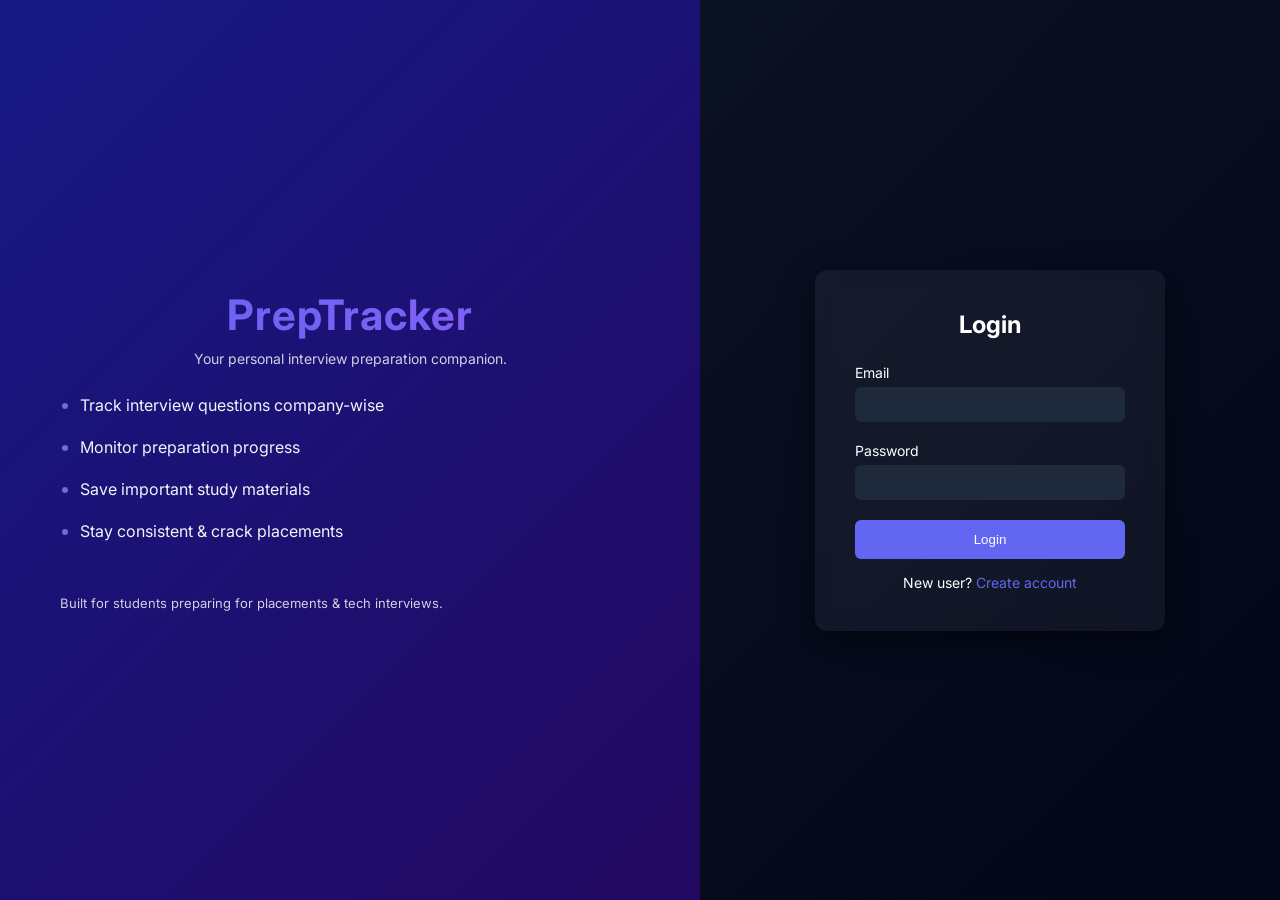
<file: preptracker-frontend/index.html>
<!DOCTYPE html>
<html>
<head>
    
    <title>PrepTracker - Interview Prep Manager</title>
    <link rel="stylesheet" href="css/style.css">
    <meta name="viewport" content="width=device-width, initial-scale=1.0">
</head>

<body class="login-body">

<div class="login-wrapper">

    <!-- LEFT SIDE INTRO -->
    <div class="login-left">
        <h1>PrepTracker</h1>
        
        <p class="tagline">
            Your personal interview preparation companion.
        </p>

        <ul class="features">
            <li>Track interview questions company-wise</li>
            <li>Monitor preparation progress</li>
            <li>Save important study materials</li>
            <li>Stay consistent & crack placements</li>
        </ul>

        <p class="small-note">
            Built for students preparing for placements & tech interviews.
        </p>
    </div>

    <!-- RIGHT SIDE LOGIN -->
    <div class="login-right">
        <div class="container">
            <h2>Login</h2>

            <form id="loginForm">
                <div class="form-group">
                    <label>Email</label>
                    <input type="email" id="loginEmail" required>
                </div>

                <div class="form-group">
                    <label>Password</label>
                    <input type="password" id="loginPassword" required>
                </div>

                <button type="submit">Login</button>
            </form>

            <div class="link">
                New user? <a href="register.html">Create account</a>
            </div>
        </div>
    </div>

</div>

<script src="js/utils.js"></script>
<script src="js/auth.js"></script>

</body>
</html>
</file>
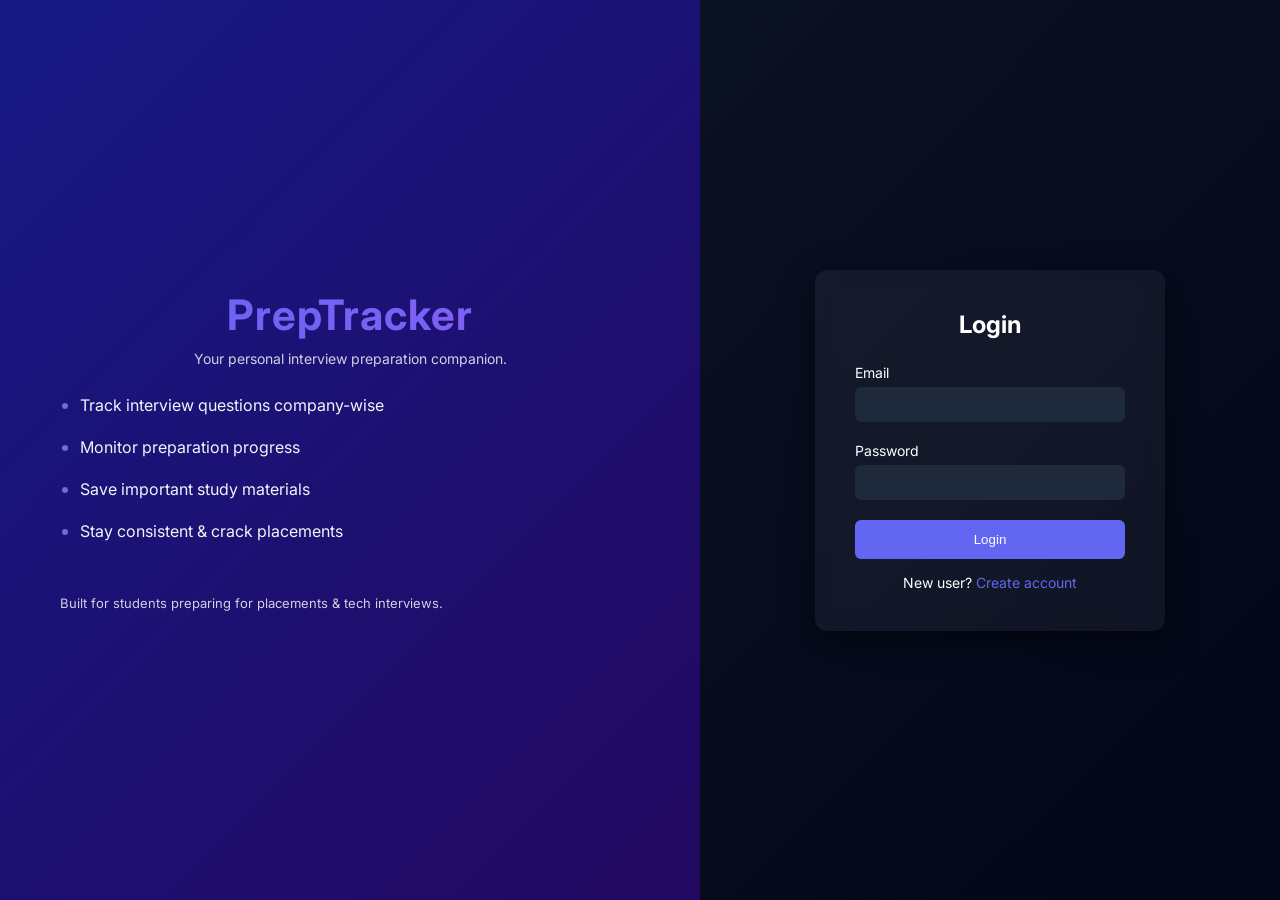
<file: preptracker-frontend/add-question.html>
<!DOCTYPE html>
<html>
<head>
    <title>Add Question - PrepTracker</title>
    <link rel="stylesheet" href="css/style.css">
    <meta name="viewport" content="width=device-width, initial-scale=1.0">

</head>

<body>

<!-- HEADER -->
<header class="main-header">
    <div class="logo-section">
        <img src="images/clg-logo.png" class="clg-logo">
        <h2>PrepTracker</h2>
    </div>

    <nav class="nav-links">
        <a href="dashboard.html">Dashboard</a>
        <a href="profile.html">Profile</a>
        <a href="materials.html">Materials</a>
        <button onclick="logout()">Logout</button>
    </nav>
</header>

<!-- PAGE -->
<div class="dashboard-container">

    <div class="top-bar">
        <h2>Add Interview Question</h2>
    </div>

    <div id="successMessage" class="success-message" style="display:none;">
        ✅ Question saved successfully!
    </div>

    <form id="questionForm" class="question-form">

        <div class="form-group">
            <label>Company</label>
            <input type="text" id="company" placeholder="Amazon, Google..." required>
        </div>

        <div class="form-group">
            <label>Subject</label>
            <select id="subject" required>
                <option value="">Select Subject</option>
                <option value="DSA">DSA</option>
                <option value="HR">HR</option>
                <option value="Web Development">Web Development</option>
                <option value="System Design">System Design</option>
            </select>
        </div>

        <div class="form-group">
            <label>Question</label>
            <input type="text" id="questionText" required>
        </div>

        <div class="form-group">
            <label>Difficulty</label>
            <select id="difficulty" required>
                <option value="">Select Difficulty</option>
                <option value="Easy">Easy</option>
                <option value="Medium">Medium</option>
                <option value="Hard">Hard</option>
            </select>
        </div>

        <button type="submit">Save Question</button>
    </form>

</div>

<!-- FOOTER -->
<footer class="footer">
    <p>© 2026 PrepTracker | All rights reserved. </p>
</footer>

<!-- JS -->
<script src="js/utils.js"></script>
<script src="js/addQuestion.js"></script>

</body>
</html>
</file>
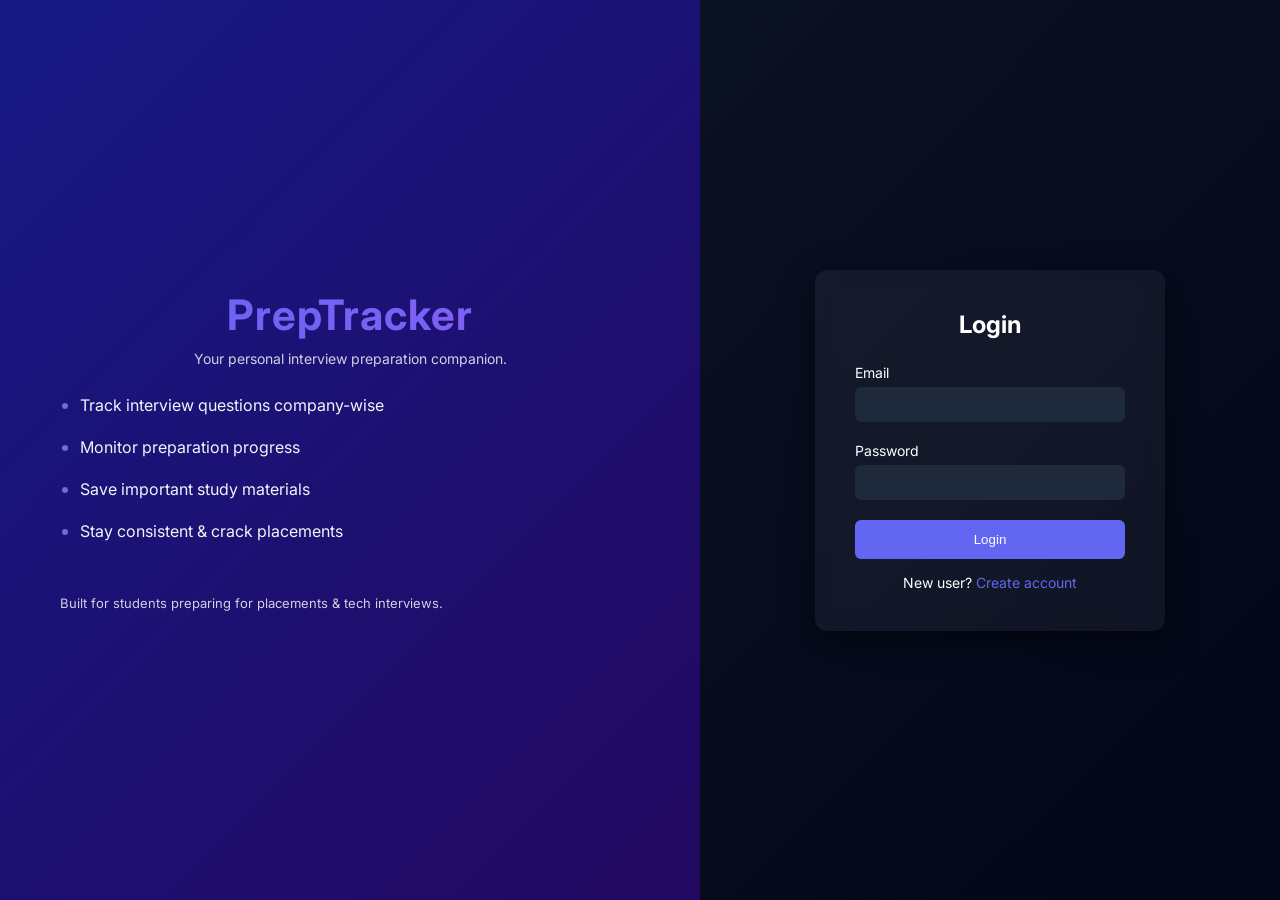
<file: preptracker-frontend/dashboard.html>
<!DOCTYPE html>
<html>
<head>
    <title>Dashboard - PrepTracker</title>
    <link rel="stylesheet" href="css/style.css">
    <meta name="viewport" content="width=device-width, initial-scale=1.0">
</head>

<body>

<!-- HEADER -->
<header class="main-header">
    <div class="logo-section">
        <img src="images/clg-logo.png" class="clg-logo">
        <h2>PrepTracker</h2>
    </div>

    <nav class="nav-links">
        <a href="dashboard.html">Dashboard</a>
        <a href="profile.html">Profile</a>
        <a href="materials.html">Materials</a>
        <button onclick="logout()">Logout</button>
    </nav>
</header>

<!-- DASHBOARD -->
<div class="dashboard-container">

    <!-- TOP -->
    <div class="top-bar">
        <h2 id="welcomeText">Welcome</h2>

        <a href="add-question.html">
            <button>Add Question</button>
        </a>
    </div>

    <!-- STATS -->
    <div class="stats">
        <div class="card">
            <h3>Total Questions</h3>
            <p id="totalCount">0</p>
        </div>

        <div class="card">
            <h3>Completed</h3>
            <p id="completedCount">0</p>
        </div>

        <div class="card">
            <h3>Pending</h3>
            <p id="pendingCount">0</p>
        </div>
    </div>

    <!-- PROGRESS -->
    <div class="progress-section">
        <h3>Progress</h3>
        <div class="progress-bar">
            <div id="progressFill"></div>
        </div>
        <p id="progressText">0%</p>
    </div>

    <!-- FILTER -->
    <div class="questions-section">
        <h3>Your Questions</h3>

        <div class="filter-section">
            <select id="filterCompany">
                <option value="">All Companies</option>
            </select>

            <select id="filterSubject">
                <option value="">All Subjects</option>
            </select>

            <select id="filterStatus">
                <option value="">All Status</option>
                <option value="completed">Completed</option>
                <option value="pending">Pending</option>
            </select>
        </div>

        <!-- QUESTIONS LIST -->
        <div id="questionList"></div>
    </div>

</div>

<!-- FOOTER -->
<footer class="footer">
    <p>© 2026 PrepTracker | All rights reserved. </p>
</footer>

<!-- JS -->
<script src="js/utils.js"></script>
<script src="js/dashboard.js"></script>

</body>
</html>
</file>
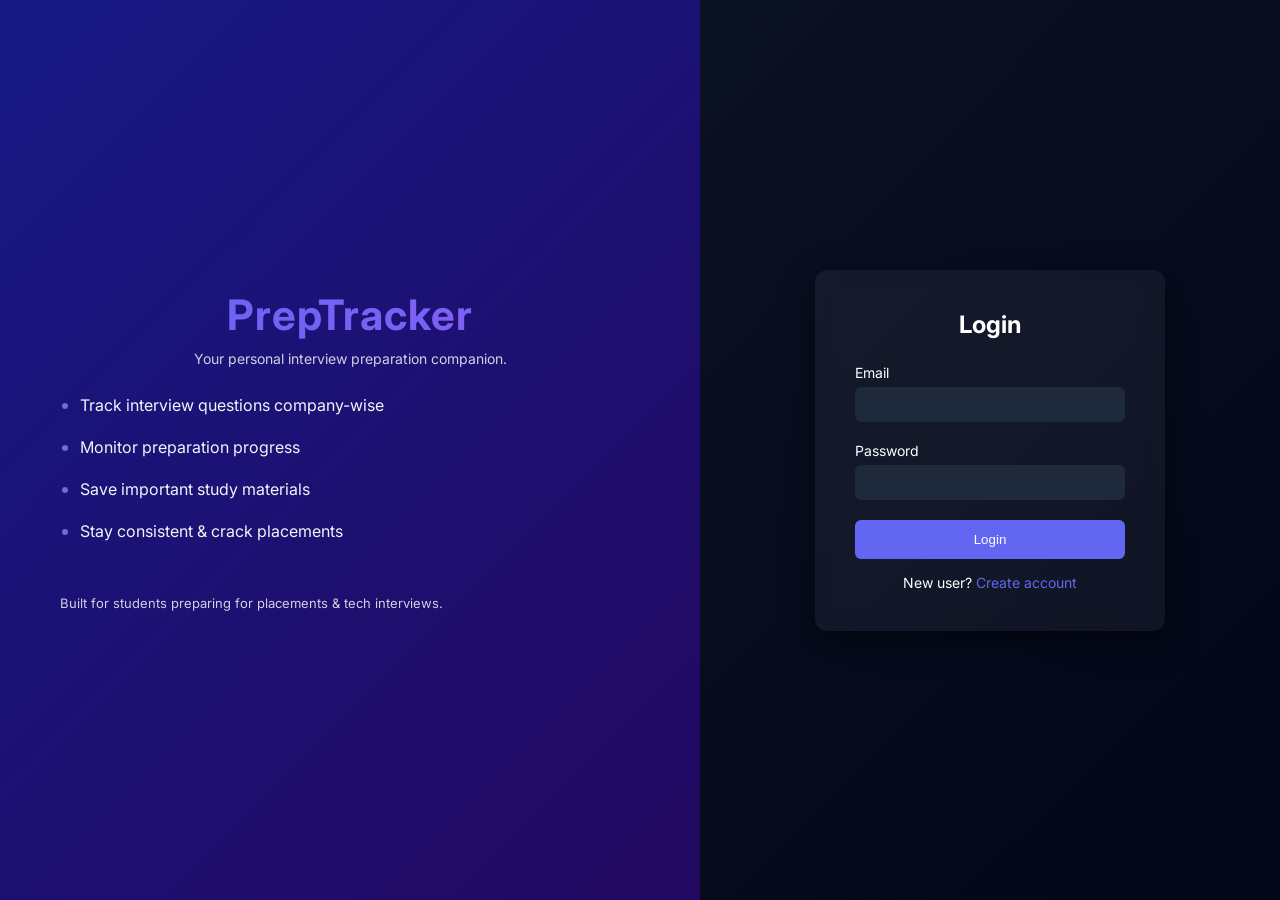
<file: preptracker-frontend/materials.html>
<!DOCTYPE html>
<html>
<head>
    <title>Materials - PrepTracker</title>
    <link rel="stylesheet" href="css/style.css">
    <meta name="viewport" content="width=device-width, initial-scale=1.0">
</head>

<body>

<!-- HEADER -->
<header class="main-header">
    <div class="logo-section">
        <img src="images/clg-logo.png" class="clg-logo">
        <h2>PrepTracker</h2>
    </div>

    <nav class="nav-links">
        <a href="dashboard.html">Dashboard</a>
        <a href="profile.html">Profile</a>
        <a href="materials.html">Materials</a>
        <button onclick="logout()">Logout</button>
    </nav>
</header>

<!-- MATERIALS PAGE -->
<div class="materials-container">

    <h2>Study Materials</h2>

    <div class="add-material">
        <input type="text" id="materialTitle" placeholder="Material Title">
        <input type="text" id="materialLink" placeholder="Material Link">
        <button onclick="addMaterial()">Add Material</button>
    </div>

    <ul class="materials-list" id="materialsList"></ul>

</div>

<!-- FOOTER -->
<footer class="footer">
    <p>© 2026 PrepTracker | All rights reserved. </p>
</footer>

<!-- JS (order important) -->
<script src="js/utils.js"></script>
<script src="js/materials.js"></script>

</body>
</html>
</file>
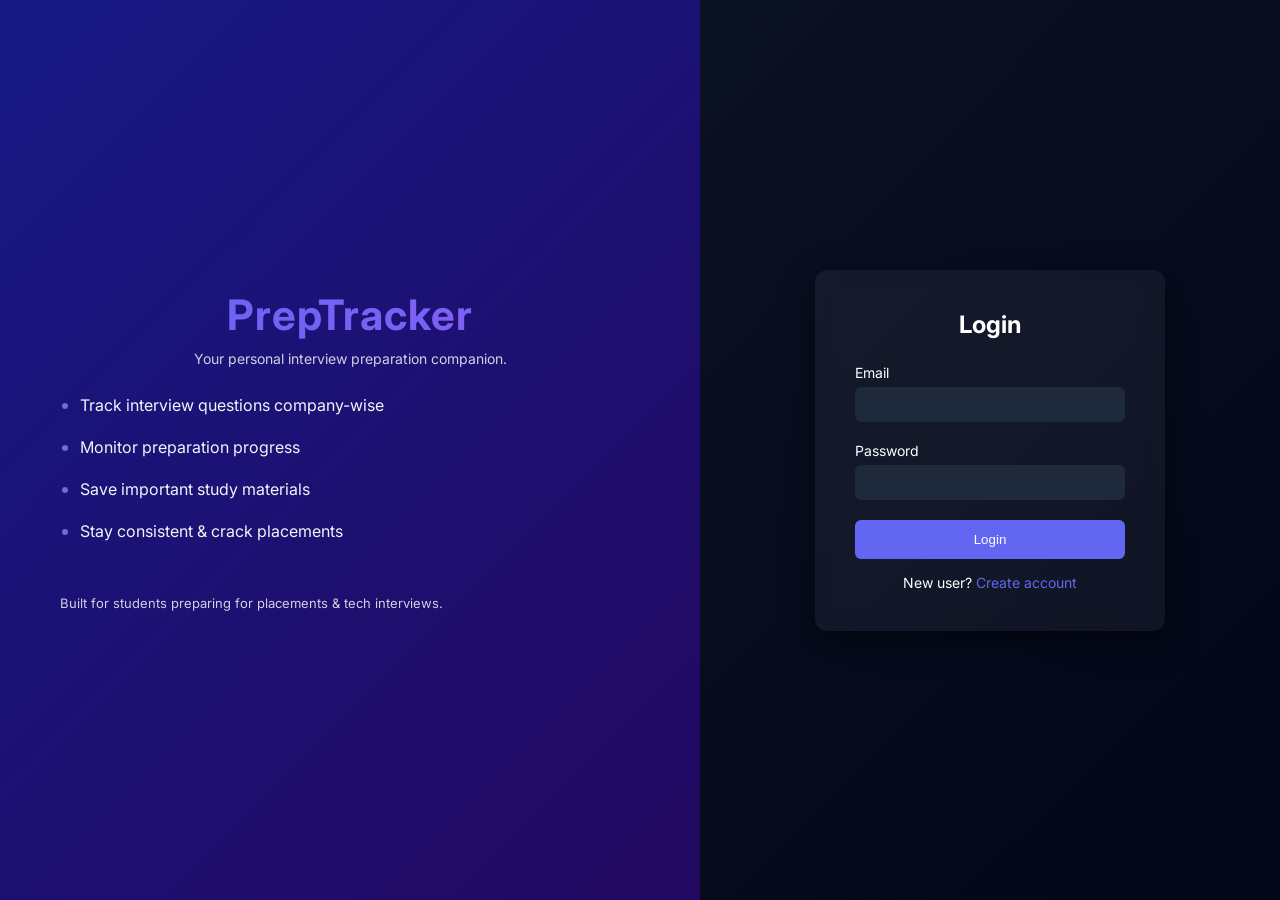
<file: preptracker-frontend/profile.html>
<!DOCTYPE html>
<html>
<head>
    <title>Profile - PrepTracker</title>
    <link rel="stylesheet" href="css/style.css">
    <meta name="viewport" content="width=device-width, initial-scale=1.0">
</head>
<body>

<!-- Header -->
<header class="main-header">
    <div class="logo-section">
        <img src="images/clg-logo.png" alt="College Logo" class="clg-logo">
        <h2>PrepTracker</h2>
    </div>

    <nav class="nav-links">
        <a href="dashboard.html">Dashboard</a>
        <a href="profile.html">Profile</a>
        <a href="materials.html">Materials</a>
        <button onclick="logout()">Logout</button>
    </nav>
</header>

<!-- Profile Container -->
<div class="dashboard-container profile-container" id="profileContainer">

    <div style="text-align:center;">
        <h2 id="profileName">User Name</h2>
        <p id="profileEmail">user@example.com</p>
    </div>

    <!-- Stats -->
    <div class="profile-stats">
        <div>Total Questions: <span id="totalQuestions">0</span></div>
        <div>Completed: <span id="completedQuestions">0</span></div>
        <div>Pending: <span id="pendingQuestions">0</span></div>
    </div>

    <!-- Recently Added Questions -->
    <div class="recent-questions">
        <h3>Recently Added Questions</h3>
        <ul id="recentQuestions"></ul>
    </div>

</div>

<!-- Footer -->
<footer class="footer">
    <p>© 2026 PrepTracker. All rights reserved.</p>
</footer>

<script src="js/utils.js"></script>
<script src="js/utils.js"></script>
<script>
const API_URL = "http://localhost:5000/api";

document.addEventListener("DOMContentLoaded", async function() {
    const currentUser = getCurrentUser();

    if(!currentUser){
        window.location.href = "index.html";
        return;
    }

    try {
        const resUser = await fetch(`${API_URL}/users/${currentUser.id}`);

        if(resUser.ok){
            const userData = await resUser.json();

            // Update UI with latest DB data
            document.getElementById("profileName").innerText = userData.name;
            document.getElementById("profileEmail").innerText = userData.email;

            // Optional: update localStorage also
            localStorage.setItem("user", JSON.stringify(userData));
        }

    } catch (err) {
        console.log("Backend user fetch failed (using local data)");
    }

    // ===== QUESTIONS =====
    try {
       
        const res = await fetch(`${API_URL}/questions/${currentUser.id}`);

        if(res.ok){
            const questions = await res.json();

            updateUI(questions);
            return;
        }

    } catch (err) {
        console.log("Backend questions failed, using localStorage");
    }

    
    const questions = JSON.parse(localStorage.getItem("questions")) || [];
    const userQuestions = questions.filter(q => q.userId === currentUser.id);

    updateUI(userQuestions);

});

// ===== UI UPDATE FUNCTION =====
function updateUI(userQuestions){

    document.getElementById("totalQuestions").innerText = userQuestions.length;

    document.getElementById("completedQuestions").innerText =
        userQuestions.filter(q => q.completed).length;

    document.getElementById("pendingQuestions").innerText =
        userQuestions.filter(q => !q.completed).length;

    const recent = userQuestions.slice(-3).reverse();
    const list = document.getElementById("recentQuestions");
    list.innerHTML = "";

    if(recent.length === 0){
        list.innerHTML = "<li>No questions added yet</li>";
    } else {
        recent.forEach(q => {
            const li = document.createElement("li");
            li.innerText = `${q.company} - ${q.subject} (${q.difficulty})`;
            list.appendChild(li);
        });
    }
}
</script>

</body>
</html>
</file>
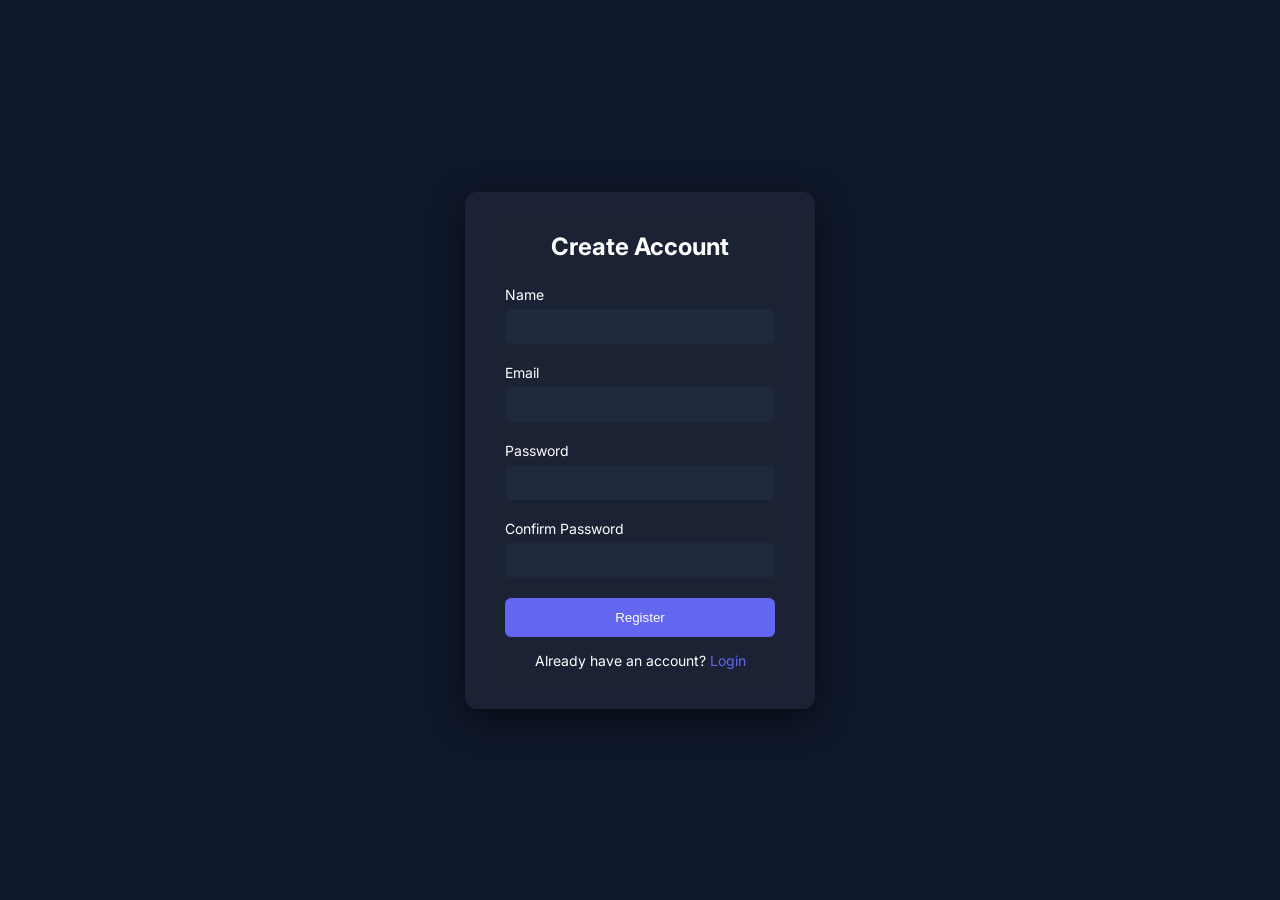
<file: preptracker-frontend/register.html>
<!DOCTYPE html>
<html>
<head>
    <title>Register - PrepTracker</title>
    <link rel="stylesheet" href="css/style.css">
    <meta name="viewport" content="width=device-width, initial-scale=1.0">
</head>

<body class="auth-page">

<div class="container">
    <h2>Create Account</h2>

    <form id="registerForm">
        <div class="form-group">
            <label>Name</label>
            <input type="text" id="name" required>
        </div>

        <div class="form-group">
            <label>Email</label>
            <input type="email" id="email" required>
        </div>

        <div class="form-group">
            <label>Password</label>
            <input type="password" id="password" required>
        </div>

        <div class="form-group">
            <label>Confirm Password</label>
            <input type="password" id="confirmPassword" required>
        </div>

        <button type="submit">Register</button>
    </form>

    <div class="link">
        Already have an account?
        <a href="index.html">Login</a>
    </div>
</div>

<!-- JS order important -->
<script src="js/utils.js"></script>
<script src="js/auth.js"></script>

</body>
</html>
</file>
<file: preptracker-frontend/css/style.css>
@import url("https://fonts.googleapis.com/css2?family=Inter:wght@400;500;600&display=swap");

* {
  margin: 0;
  padding: 0;
  box-sizing: border-box;
}

body {
  font-family: "Inter", sans-serif;
  background: #0f172a;
  color: #fff;
  min-height: 100vh;
}

/* ================= AUTH PAGE ================= */
.auth-page {
  display: flex;
  justify-content: center;
  align-items: center;
  min-height: 100vh;
}

/* ================= CONTAINER ================= */
.container {
  background: rgba(255, 255, 255, 0.05);
  backdrop-filter: blur(10px);
  padding: 40px;
  border-radius: 12px;
  width: 350px;
  box-shadow: 0 10px 30px rgba(0,0,0,0.5);
}

.container h2 {
  text-align: center;
  margin-bottom: 25px;
}

/* ================= FORM ================= */
.form-group {
  margin-bottom: 20px;
}

label {
  display: block;
  margin-bottom: 6px;
  font-size: 14px;
}

input, select {
  width: 100%;
  padding: 10px;
  border-radius: 6px;
  border: none;
  outline: none;
  background: #1e293b;
  color: white;
}

input:focus, select:focus {
  border: 1px solid #6366f1;
}

button {
  width: 100%;
  padding: 12px;
  background: #6366f1;
  border: none;
  border-radius: 6px;
  color: white;
  font-weight: 500;
  cursor: pointer;
  transition: 0.3s;
}

button:hover {
  background: #4f46e5;
  transform: scale(1.03);
}

.link {
  margin-top: 15px;
  text-align: center;
  font-size: 14px;
}

.link a {
  color: #6366f1;
  text-decoration: none;
}

/* ================= HEADER ================= */
.main-header {
  display: flex;
  justify-content: space-between;
  align-items: center;
  padding: 15px 30px;
  background: #1e293b;
  color: white;
}

.logo-section {
  display: flex;
  align-items: center;
  gap: 10px;
}

.clg-logo {
  width: 120px;
  height: 40px;
  object-fit: contain;
}

.nav-links {
  display: flex;
  align-items: center;
  gap: 20px;
}

.nav-links a {
  color: white;
  text-decoration: none;
  font-size: 15px;
}

.nav-links a:hover {
  color: #60a5fa;
}

.nav-links button {
  background: #ef4444;
  padding: 8px 14px;
  border-radius: 5px;
  width: auto;
}

.nav-links button:hover {
  background: #dc2626;
}

/* ================= DASHBOARD ================= */
.dashboard-container {
  width: 90%;
  max-width: 1000px;
  margin: 40px auto;
}

.top-bar {
  display: flex;
  justify-content: space-between;
  align-items: center;
  margin-bottom: 25px;
}

.stats {
  display: flex;
  gap: 20px;
  margin-bottom: 30px;
}

.card {
  flex: 1;
  background: rgba(255,255,255,0.05);
  padding: 20px;
  border-radius: 10px;
  text-align: center;
}

.card h3 {
  margin-bottom: 10px;
}

.progress-bar {
  width: 100%;
  height: 20px;
  background: #1e293b;
  border-radius: 10px;
  overflow: hidden;
  margin-top: 10px;
}

#progressFill {
  height: 100%;
  width: 0%;
  background: linear-gradient(90deg,#6366f1,#8b5cf6);
  transition: width 0.5s;
}

/* ================= QUESTIONS ================= */
.questions-section {
  margin-top: 30px;
}

.question-card {
  background: rgba(255,255,255,0.05);
  padding: 15px;
  border-radius: 8px;
  margin-bottom: 15px;
  transition: 0.3s;
}

.question-card:hover {
  transform: translateY(-4px);
}

.question-meta {
  font-size: 13px;
  opacity: 0.8;
  margin: 8px 0;
}

.badge {
  display: inline-block;
  padding: 4px 8px;
  font-size: 11px;
  border-radius: 4px;
  margin-bottom: 6px;
}

.badge.easy { background: #16a34a; }
.badge.medium { background: #f59e0b; }
.badge.hard { background: #dc2626; }

.question-actions button {
  margin-right: 8px;
  margin-top: 8px;
  padding: 6px 10px;
  font-size: 12px;
  width: auto;
  background: #334155;
}

.question-actions button:hover {
  background: #475569;
}

/* ================= FILTER ================= */
.filter-section {
  display: flex;
  gap: 15px;
  margin-bottom: 20px;
}

/* ================= MATERIALS ================= */
/* ===== MATERIALS SECTION ===== */

.materials-container {
    background: rgba(255,255,255,0.05);
    padding: 30px;
    border-radius: 12px;
    max-width: 750px;
    margin: 40px auto;
    box-shadow: 0 10px 30px rgba(0,0,0,0.4);
}

.materials-container h2 {
    text-align: center;
    margin-bottom: 20px;
}

/* Add Material Row */
.add-material button {
    padding: 8px 14px;      /* smaller */
    font-size: 13px;        /* smaller text */
    height: 40px;           /* fixed height */
    background: linear-gradient(90deg,#6366f1,#8b5cf6);
    border: none;
    border-radius: 6px;
    color: white;
    cursor: pointer;
}

.add-material input {
    flex: 1;
    padding: 14px 16px;     /* bigger height */
    border-radius: 8px;
    border: none;
    background: #1e293b;
    color: white;
    font-size: 16px;        /* bigger text */
    min-width: 260px;       /* wider input */
}


.add-material input:focus {
    outline: none;
    border: 1px solid #6366f1;
}

.add-material button {
    padding: 12px 18px;
    background: linear-gradient(90deg,#6366f1,#8b5cf6);
    border: none;
    border-radius: 6px;
    color: white;
    cursor: pointer;
    font-weight: 500;
}

.add-material button:hover {
    transform: scale(1.05);
}

/* Materials List */
.materials-list {
    list-style: none;
    padding: 0;
}

.materials-list li {
    display: flex;
    justify-content: space-between;
    align-items: center;
    gap: 12px;
    background: #1e293b;
    padding: 12px 15px;
    margin-bottom: 12px;
    border-radius: 8px;
    transition: 0.3s;
    flex-wrap: wrap;          /* prevents overlap */
}


.materials-list li:hover {
    transform: translateY(-3px);
    background: #273449;
}

.materials-list a {
    color: #60a5fa;
    text-decoration: none;
    font-weight: 500;
}

.materials-list a:hover {
    text-decoration: underline;
}

/* Delete Button */
.materials-list button {
    background: #ef4444;
    border: none;
    padding: 5px 10px;   /* smaller */
    font-size: 12px;
    color: white;
    border-radius: 5px;
    cursor: pointer;
}


.materials-list button:hover {
    background: #dc2626;
}

/* Mobile */
@media (max-width:600px){
    .add-material{
        flex-direction: column;
    }
}

/* ================= EMPTY ================= */
.empty-state {
  text-align: center;
  padding: 40px;
  background: rgba(255,255,255,0.05);
  border-radius: 10px;
}

/* ================= FOOTER ================= */
.footer {
  text-align: center;
  padding: 18px;
  background: #1e293b;
  color: white;
  margin-top: 40px;
}

/* ================= SUCCESS MSG ================= */
.success-message {
  background: #16a34a;
  padding: 10px;
  border-radius: 6px;
  margin-bottom: 15px;
  text-align: center;
}

/* ================= MOBILE ================= */
@media (max-width: 768px) {
  .stats {
    flex-direction: column;
  }

  .filter-section {
    flex-direction: column;
  }

  .add-material {
    flex-direction: column;
  }

  .main-header {
    flex-direction: column;
    gap: 10px;
    text-align: center;
  }
}
/* ===== LOGIN PAGE MODERN UI ===== */

.login-body{
    margin:0;
    font-family: 'Inter', sans-serif;
    background: linear-gradient(135deg,#0f172a,#020617);
    height:100vh;
}

.login-wrapper{
    display:flex;
    height:100vh;
}

/* LEFT SIDE */
.login-left{
    flex:1;
    padding:80px;
    background: linear-gradient(135deg,#171985,#220860);
    color:white;
    display:flex;
    flex-direction:column;
    justify-content:center;
}

.login-left h1{
    font-size:42px;
    margin-bottom:10px;
}

.tagline{
    font-size:18px;
    margin-bottom:25px;
    opacity:0.9;
}

.features{
    list-style:none;
    padding:0;
    line-height:2;
    font-size:16px;
}

.small-note{
    margin-top:40px;
    font-size:13px;
    opacity:0.8;
}

/* RIGHT SIDE */
.login-right{
    flex:1;
    display:flex;
    justify-content:center;
    align-items:center;
}

/* Mobile */
@media(max-width:900px){
    .login-left{
        display:none;
    }
    .login-right{
        width:100%;
    }
}
/* PrepTracker title styling */
h1 {
  text-align: center;
  font-size: 34px;
  font-weight: 700;
  letter-spacing: 1px;
  margin-bottom: 10px;
   background-clip: text;
  background: linear-gradient(90deg, #6366f1, #8b5cf6);
  -webkit-background-clip: text;
  -webkit-text-fill-color: transparent;

  animation: fadeSlide 1s ease;
}
.features {
    list-style: disc;       /* normal bullets */
    padding-left: 20px;     /* space from left */
    line-height: 2;
    font-size: 16px;
    color: #f1f5f9;
}

.features li {
    margin-bottom: 8px;
}

/* Optional: smaller dot size and color */
.features li::marker {
    color: #696bdf;
    font-size: 18px;
}


/* smooth entry animation */
@keyframes fadeSlide {
  from {
    opacity: 0;
    transform: translateY(-15px);
  }
  to {
    opacity: 1;
    transform: translateY(0);
  }
}
.tagline{
  text-align:center;
  font-size:14px;
  opacity:0.8;
  margin-bottom:20px;
}
/* ===== PROFILE PAGE STYLING ===== */

.profile-container h2 {
    text-align: center;
    margin-bottom: 5px;
    font-size: 24px;
    color: #f1f5f9;
}

.profile-container p {
    text-align: center;
    color: #cbd5e1;
    margin-bottom: 20px;
}

.profile-stats {
    display: flex;
    justify-content: center;
    gap: 30px;
    margin-top: 20px;
    font-weight: 500;
    color: #f1f5f9;
}

.recent-questions {
    margin-top: 30px;
    max-width: 500px;
    margin-left: auto;
    margin-right: auto;
}

.recent-questions h3 {
    margin-bottom: 10px;
    color: #f1f5f9;
}

.recent-questions ul {
    list-style: disc;
    padding-left: 20px;
    color: #cbd5e1;
}

.recent-questions li {
    margin-bottom: 5px;
}
/* ===== DESKTOP LAYOUT ===== */
.login-wrapper{
    display:flex;
    min-height:100vh;
}

.login-left{
    flex:1;
    padding:60px;
    display:flex;
    flex-direction:column;
    justify-content:center;
}

.login-right{
    flex:1;
    display:flex;
    justify-content:center;
    align-items:center;
}


/* ================= MOBILE VIEW ================= */
@media(max-width:900px){

    .login-wrapper{
        flex-direction: column;     /* STACK vertically */
        min-height:auto;
    }

    /* INTRO SECTION TOP */
    .login-left{
        width:100%;
        padding:40px 20px;
        text-align:center;
    }

    .login-left h1{
        font-size:26px;
        margin-bottom:10px;
    }

    .tagline{
        font-size:14px;
        margin-bottom:15px;
    }

    .features{
        text-align:left;
        display:inline-block;
        margin-bottom:15px;
    }

    /* LOGIN BOX BELOW */
    .login-right{
        width:100%;
        padding:20px;
        display:flex;
        justify-content:center;
        align-items:center;
    }

    .container{
        width:100%;
        max-width:360px;
    }
}
</file>
